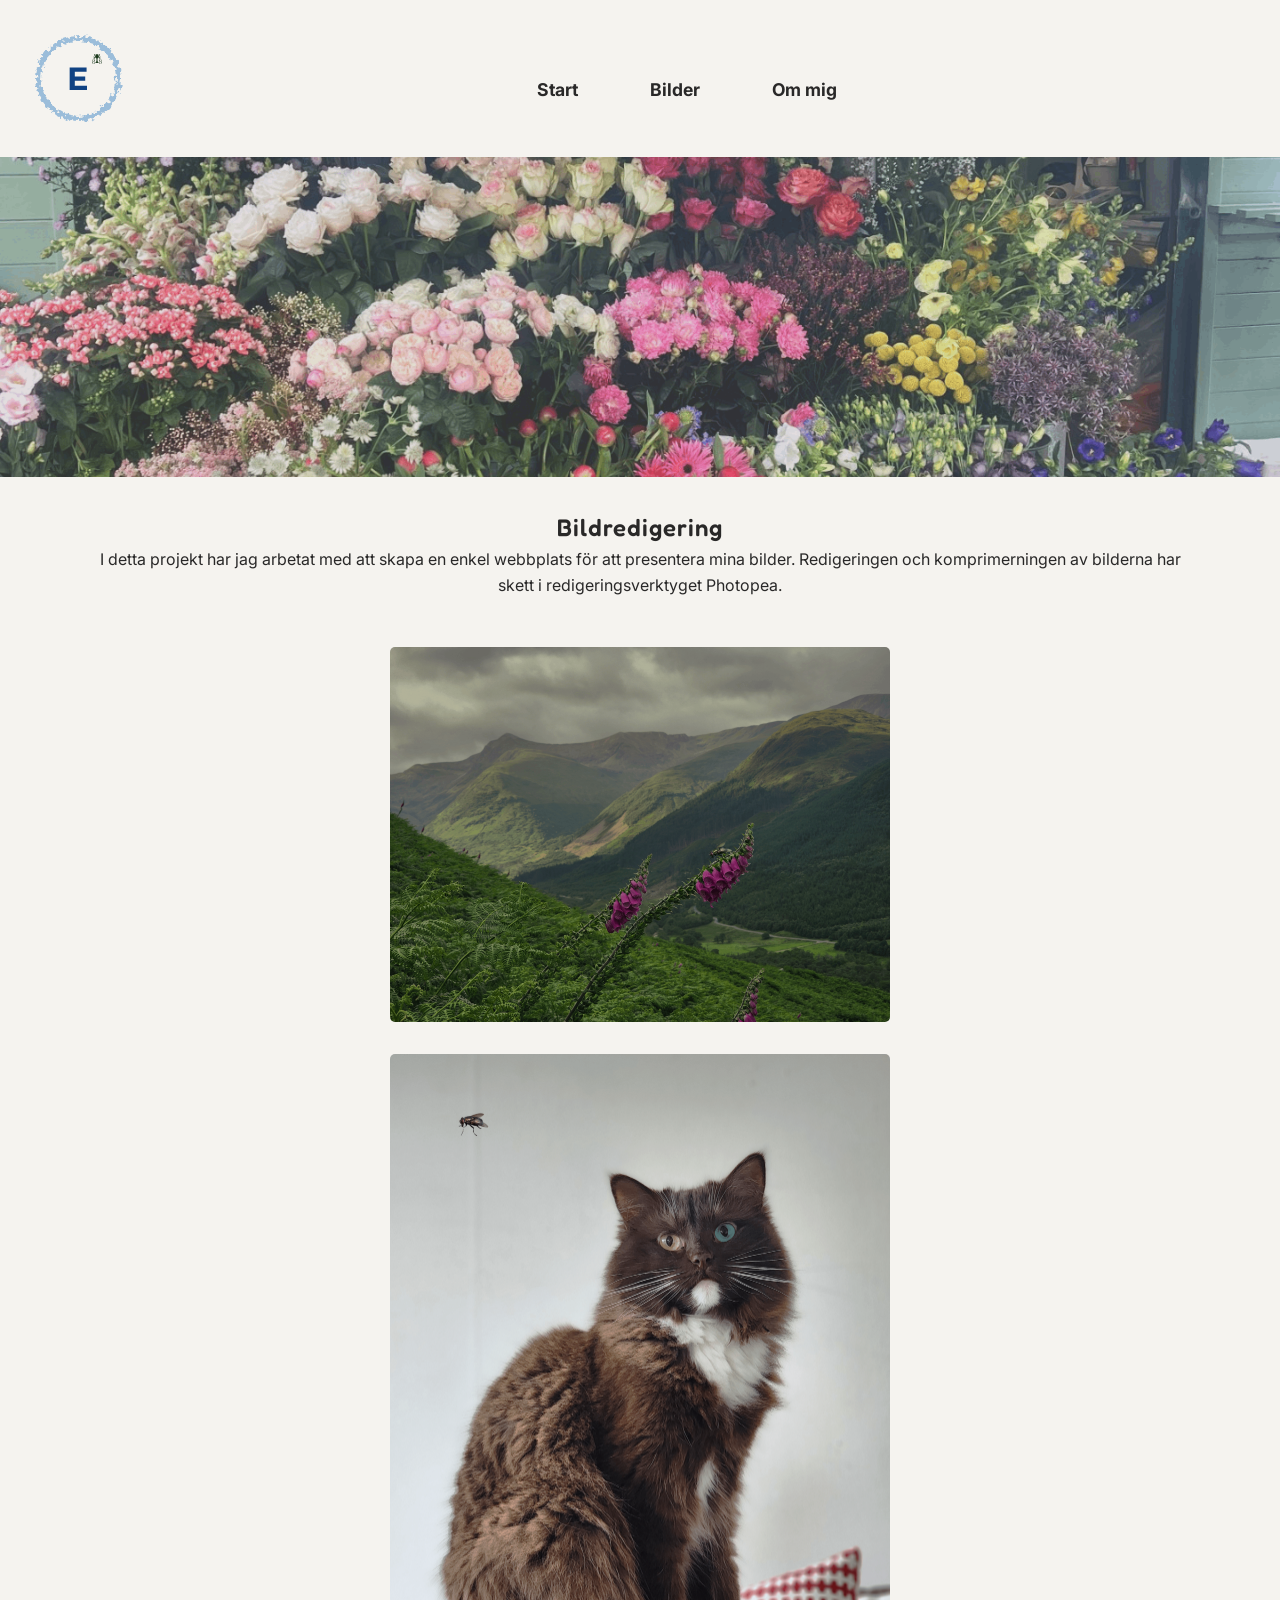
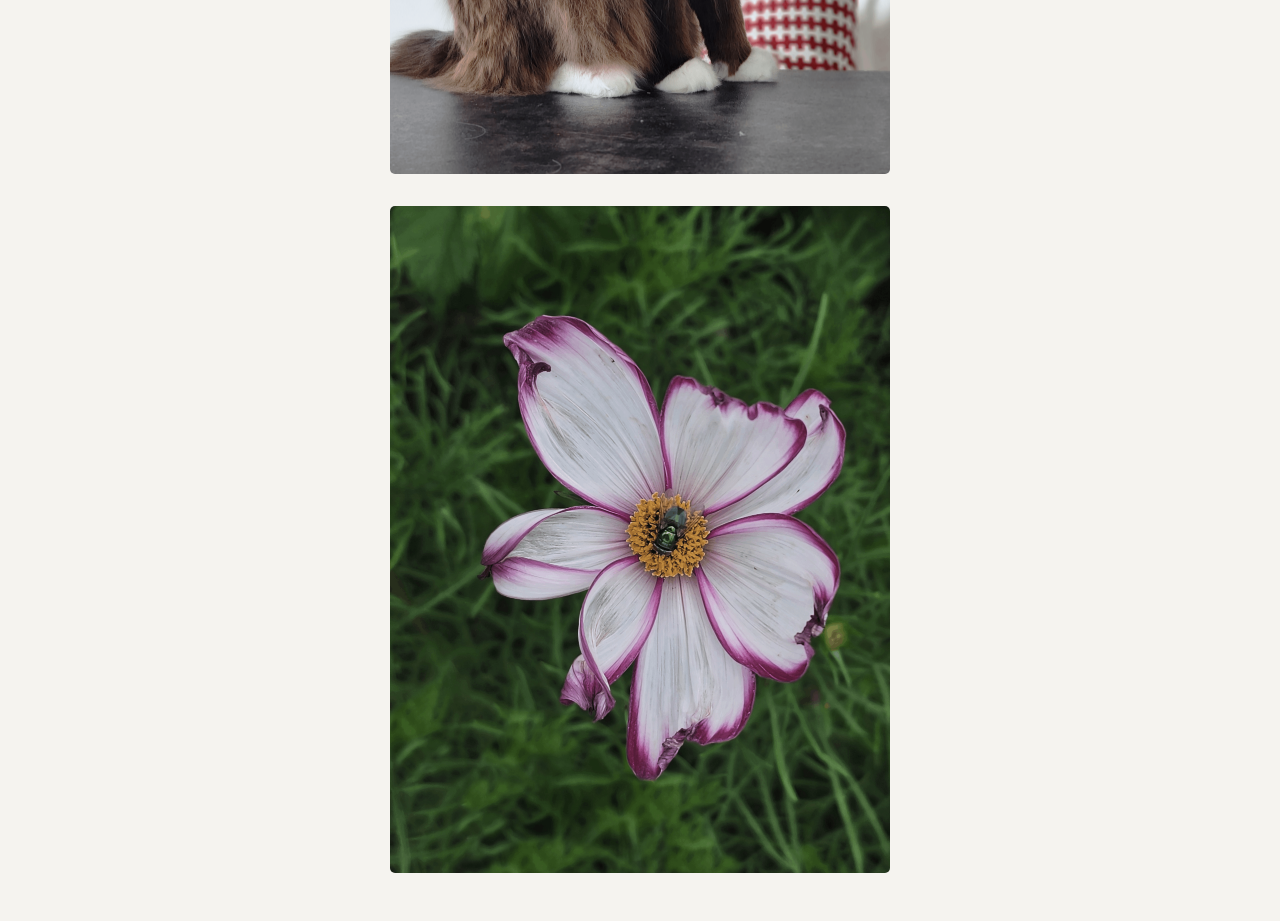
<file: index.html>
<!doctype html>
<html lang="sv">

<head>
    <meta charset="UTF-8">
    <meta name="viewport" content="width=device-width, initial-scale=1.0">
    <title>Bildredigering</title>
    <link rel="stylesheet" href="css/style.css">
    <script src="js/main.js" defer></script>
    <link rel="preconnect" href="https://fonts.googleapis.com">
    <link rel="preconnect" href="https://fonts.gstatic.com" crossorigin>
    <link href="https://fonts.googleapis.com/css2?family=Fredoka:wght@300..700&display=swap" rel="stylesheet">
    <link rel="preconnect" href="https://fonts.googleapis.com">
    <link rel="preconnect" href="https://fonts.gstatic.com" crossorigin>
    <link
        href="https://fonts.googleapis.com/css2?family=Fredoka:wght@300..700&family=Inter:ital,opsz,wght@0,14..32,100..900;1,14..32,100..900&display=swap"
        rel="stylesheet">
    <link rel="icon" type="image/png" sizes="32x32" href="images/favicon.png">
    <link rel="icon" type="image/png" sizes="16x16" href="images/favicon.ico">
    <link rel="manifest" href="/site.webmanifest">
</head>

<body>
    <header class="header">
        <!--lägg till LOGGA-->
        <div class="logo">
            <a href="index.html">
                <img src="images/logo.svg" alt="Logotyp">
            </a>
        </div>

        <!--Navigation-->
        <button class="menu-toggle">☰</button> <!--Hamburgermeny, liten skärm-->
        <nav class="menu">
            <ul>
                <li><a href="index.html">Start</a></li>
                <li><a href="pictures.html">Bilder</a></li>
                <li><a href="about.html">Om mig</a></li>
            </ul>
        </nav>
    </header>
    <main>

        <!--Hero-->
        <section class="hero">
            <img src="images/header.png" alt="headerbild">
        </section>

        <!--Bilder-->
        <section class="pictures">
            <div class="picture-intro">
                <h1>Bildredigering</h1>
                <p>I detta projekt har jag arbetat med att skapa en enkel webbplats för att presentera mina bilder.
                    Redigeringen och komprimerningen av bilderna har skett i redigeringsverktyget Photopea.</p>
            </div>
            <div class="card">
                    <img src="images/bildserie001.png" alt="Rosa blommor med berglandsskap i bakgrungen">
                    <img src="images/bildserie005.png" alt="En mörk katt sitter på ett bord">
                    <img src="images/bildserie006.png" alt="En vit och rosa blomma med en insekt">
               </div>
        </section>
    </main>
</body>

</html>
</file>
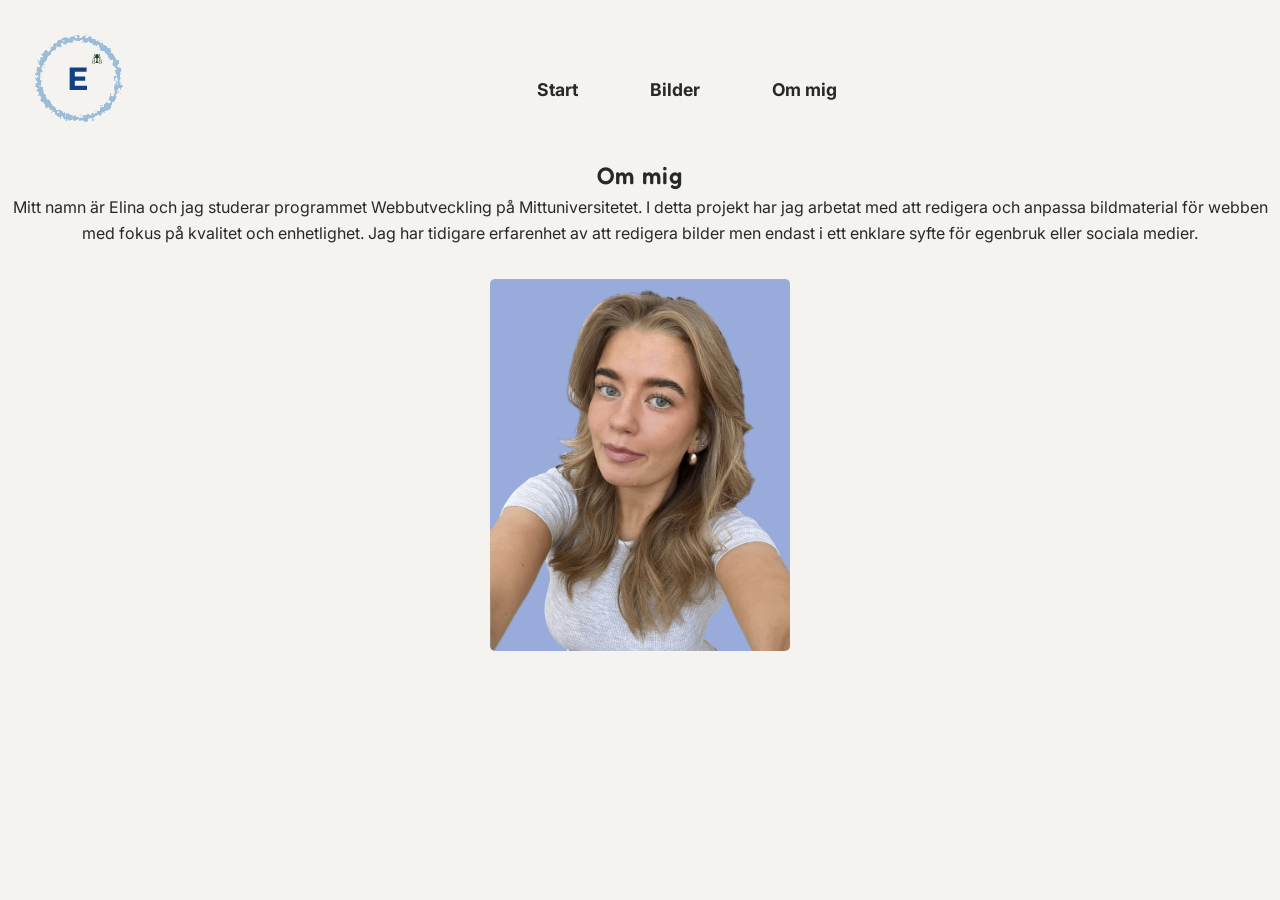
<file: about.html>
<!DOCTYPE html>
<html lang="sv">

<head>
    <meta charset="UTF-8">
    <meta name="viewport" content="width=device-width, initial-scale=1.0">
    <title>Bildredigering</title>
    <link rel="stylesheet" href="css/style.css">
    <script src="js/main.js" defer></script>
    <link rel="preconnect" href="https://fonts.googleapis.com">
    <link rel="preconnect" href="https://fonts.gstatic.com" crossorigin>
    <link href="https://fonts.googleapis.com/css2?family=Fredoka:wght@300..700&display=swap" rel="stylesheet">
    <link rel="preconnect" href="https://fonts.googleapis.com">
    <link rel="preconnect" href="https://fonts.gstatic.com" crossorigin>
    <link
        href="https://fonts.googleapis.com/css2?family=Fredoka:wght@300..700&family=Inter:ital,opsz,wght@0,14..32,100..900;1,14..32,100..900&display=swap"
        rel="stylesheet">
    <link rel="icon" type="image/png" sizes="32x32" href="images/favicon.png">
    <link rel="icon" type="image/png" sizes="16x16" href="images/favicon.ico">
    <link rel="manifest" href="/site.webmanifest">
</head>

<body>
    <header class="header">
        <!--lägg till LOGGA-->
        <div class="logo">
            <a href="index.html">
                <img src="images/logo.svg" alt="Logotyp">
            </a>
        </div>

        <!--Navigering-->
        <button class="menu-toggle">☰</button> <!--Hamburgermeny, liten skärm-->
        <nav class="menu">
            <ul>
                <li><a href="index.html">Start</a></li>
                <li><a href="pictures.html">Bilder</a></li>
                <li><a href="about.html">Om mig</a></li>
            </ul>
        </nav>
    </header>
    <main>
        <section class="container-3">
            <h1>Om mig</h1>
            <p>Mitt namn är Elina och jag studerar programmet Webbutveckling på Mittuniversitetet. I detta projekt har
                jag
                arbetat med att redigera och anpassa bildmaterial för webben med fokus på kvalitet och enhetlighet. Jag
                har
                tidigare erfarenhet av att redigera bilder men endast i ett enklare syfte för egenbruk eller sociala
                medier.
            </p>
            <img src="images/portrait.png" alt="Bild på Elina">
        </section>
    </main>
</body>

</html>
</file>
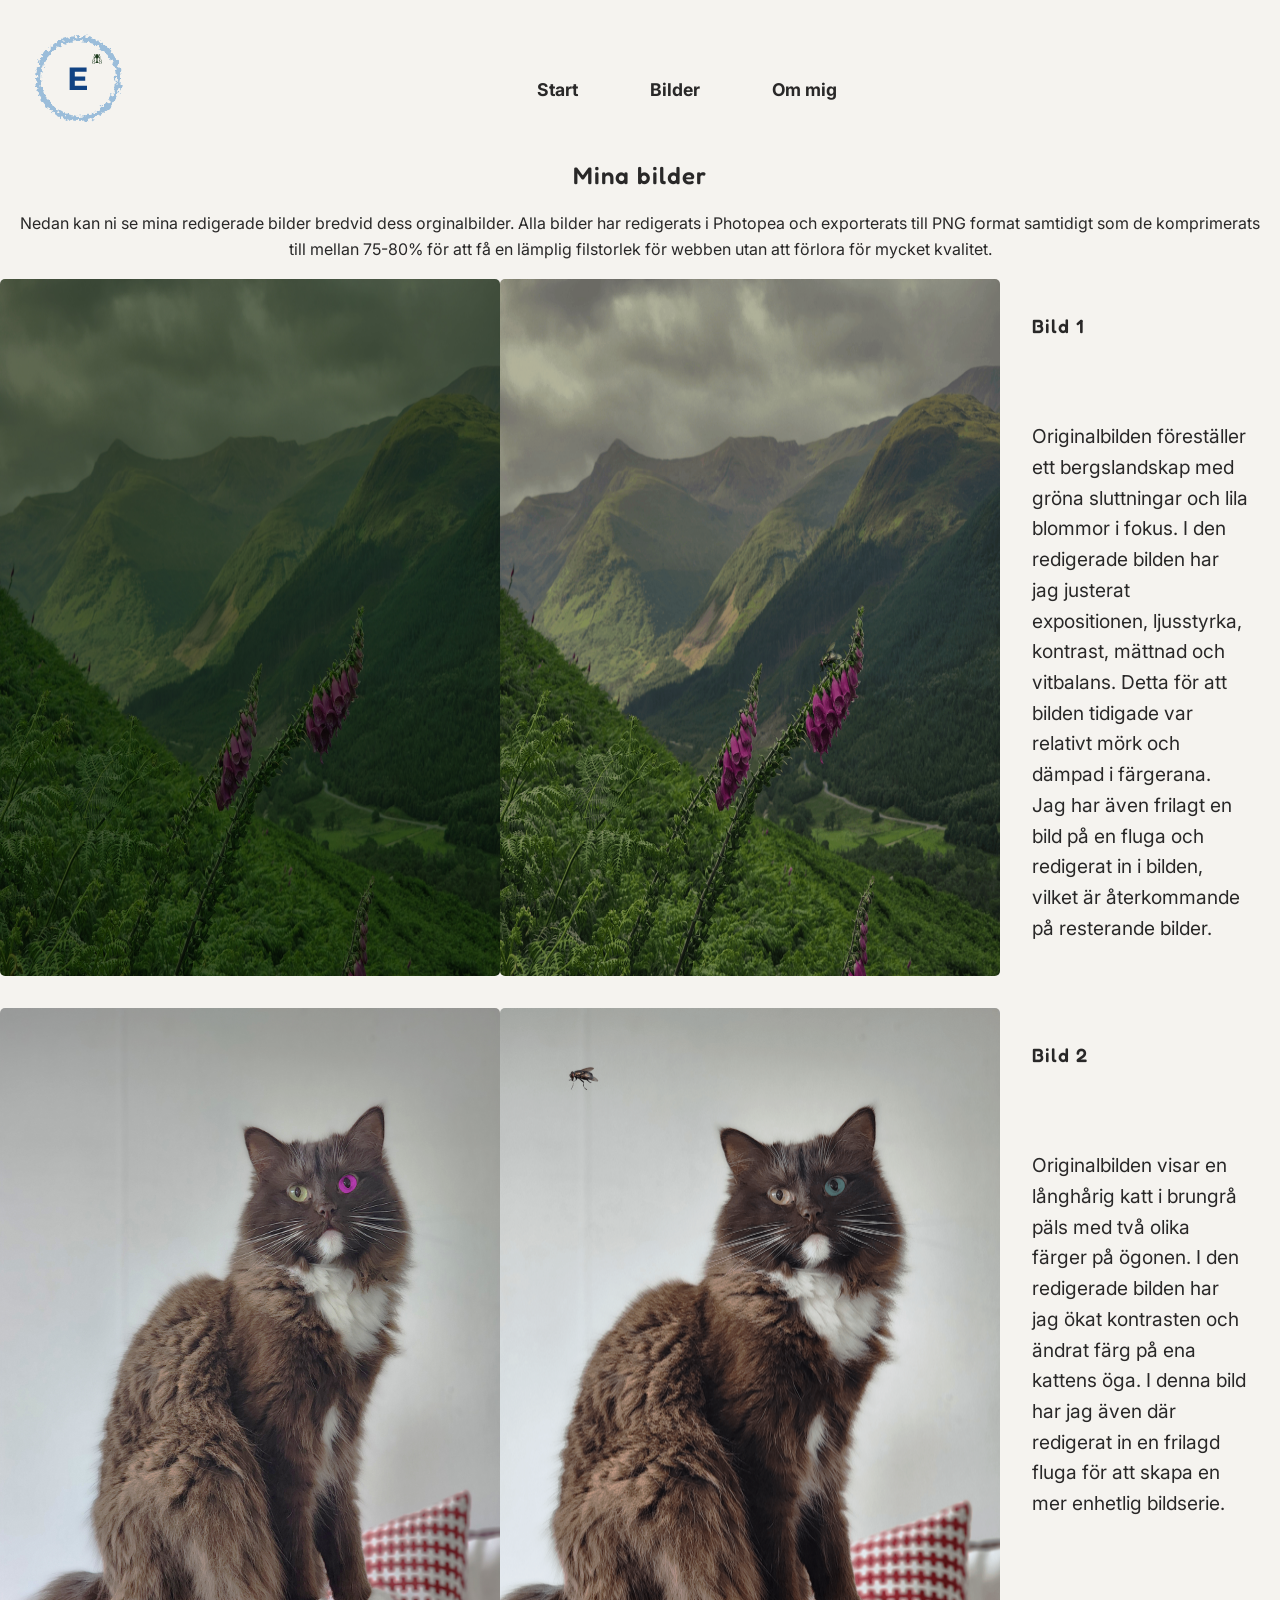
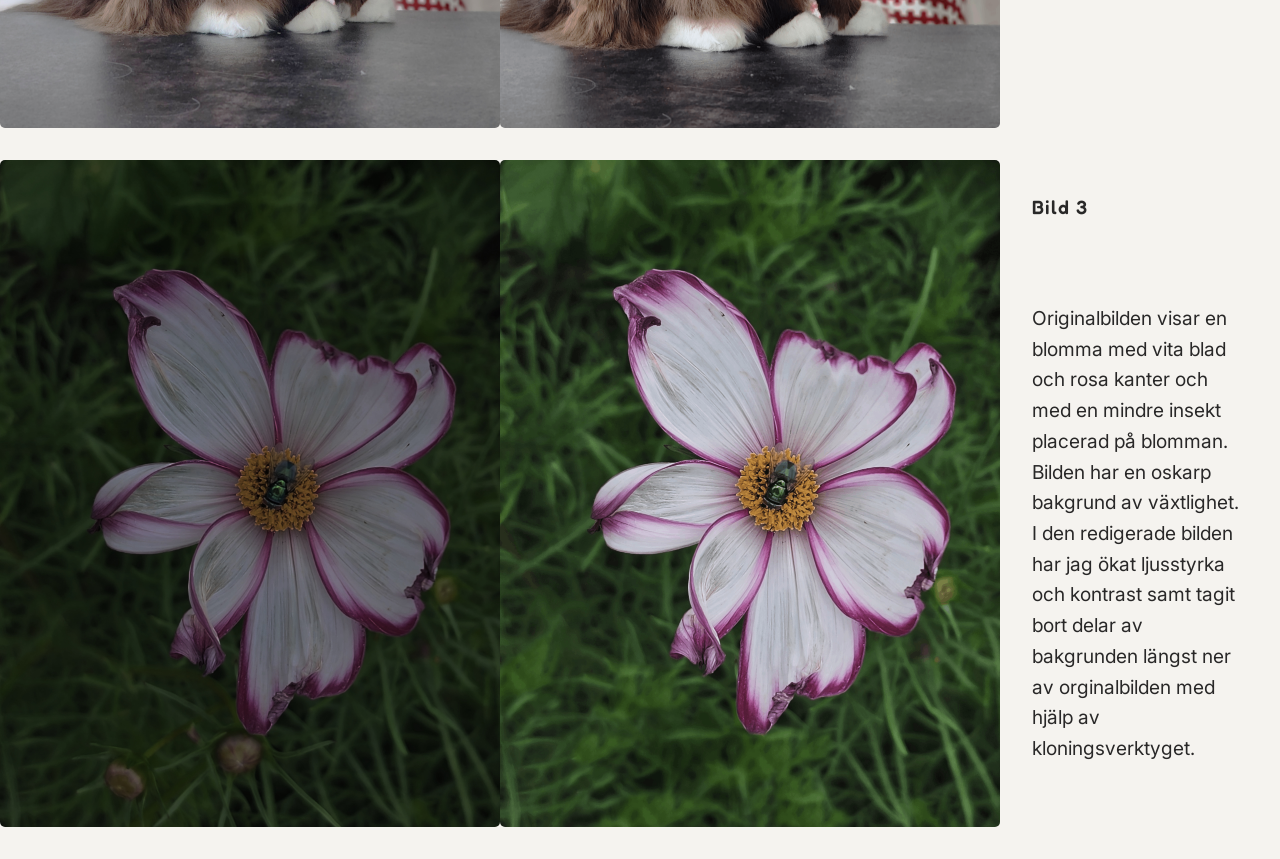
<file: pictures.html>
<!doctype html>
<html lang="sv">

<head>
    <meta charset="UTF-8">
    <meta name="viewport" content="width=device-width, initial-scale=1.0">
    <title>Bildredigering</title>
    <link rel="stylesheet" href="css/style.css">
    <script src="js/main.js" defer></script>
    <link rel="preconnect" href="https://fonts.googleapis.com">
    <link rel="preconnect" href="https://fonts.gstatic.com" crossorigin>
    <link href="https://fonts.googleapis.com/css2?family=Fredoka:wght@300..700&display=swap" rel="stylesheet">
    <link rel="preconnect" href="https://fonts.googleapis.com">
    <link rel="preconnect" href="https://fonts.gstatic.com" crossorigin>
    <link
        href="https://fonts.googleapis.com/css2?family=Fredoka:wght@300..700&family=Inter:ital,opsz,wght@0,14..32,100..900;1,14..32,100..900&display=swap"
        rel="stylesheet">
    <link rel="icon" type="image/png" sizes="32x32" href="images/favicon.png">
    <link rel="icon" type="image/png" sizes="16x16" href="images/favicon.ico">
    <link rel="manifest" href="/site.webmanifest">
</head>

<body>
    <header class="header">
        <!--lägg till LOGGA-->
        <div class="logo">
            <a href="index.html">
                <img src="images/logo.svg" alt="Logotyp">
            </a>
        </div>

        <!--Navigation-->
        <button class="menu-toggle">☰</button>
        <!--Hamburgermeny, liten skärm-->
        <nav class="menu">
            <ul>
                <li><a href="index.html">Start</a></li>
                <li><a href="pictures.html">Bilder</a></li>
                <li><a href="about.html">Om mig</a></li>
            </ul>
        </nav>
    </header>
    <main>
        <section class="contanier-2">
            <div class="intro">
                <h1>Mina bilder</h1>
                <p>Nedan kan ni se mina redigerade bilder bredvid dess orginalbilder. Alla bilder har redigerats i
                    Photopea
                    och exporterats till PNG format samtidigt som de komprimerats till mellan 75-80% för att få en
                    lämplig
                    filstorlek för webben utan att förlora för mycket kvalitet.</p>
            </div>
            <div class="card-2">
                <img src="images/bildserie001.org.jpg" alt="Orginalbild på blomma med bergslandskap">
                <img src="images/bildserie001.png" alt="Redigerad bild på blomma med bergslandskap">
                <div class="card-text">
                    <h2>Bild 1</h2>
                    <p>Originalbilden föreställer ett bergslandskap med gröna sluttningar och lila blommor i fokus. I
                        den
                        redigerade bilden har jag justerat expositionen, ljusstyrka, kontrast, mättnad och vitbalans.
                        Detta
                        för att bilden tidigade var relativt mörk och dämpad i färgerana. Jag har även frilagt en bild
                        på en
                        fluga och redigerat in i bilden, vilket är återkommande på resterande bilder. </p>
                </div>
            </div>
            <div class="card-2">
                <img src="images/bildserie005.org.jpg" alt="Orginalbild mörk katt på bord">
                <img src="images/bildserie005.png" alt="Redigerad bild mörk katt på bord">
                <div class="card-text">
                    <h2>Bild 2</h2>
                    <p>Originalbilden visar en långhårig katt i brungrå päls med två olika färger på ögonen. I den
                        redigerade bilden har jag ökat kontrasten och ändrat färg på ena kattens öga. I denna bild har
                        jag
                        även där redigerat in en frilagd fluga för att skapa en mer enhetlig bildserie.</p>
                </div>
            </div>
            <div class="card-2">
                <img src="images/bildserie006.org.jpg" alt="Orginalbild vit och rosa blomma med insekt">
                <img src="images/bildserie006.png" alt="Redigerad bild vit och rosa blomma med insekt">
                <div class="card-text">
                    <h2>Bild 3</h2>
                    <p>Originalbilden visar en blomma med vita blad och rosa kanter och med en mindre insekt placerad på
                        blomman. Bilden har en oskarp bakgrund av växtlighet. I den redigerade bilden har jag ökat
                        ljusstyrka och kontrast samt tagit bort delar av bakgrunden längst ner av orginalbilden med
                        hjälp av
                        kloningsverktyget.</p>
                </div>
            </div>
        </section>
    </main>
</body>

</html>
</file>
<file: css/style.css>
/*Grundstruktur*/
* {
  box-sizing: border-box;
  margin: 0;
  padding: 0;
}

body {
  background-color: #f5f3ef;
  color: rgb(41, 40, 40);
}

/*Typsnitt och texter*/
body,
p,
a {
  font-family: "Inter", sans-serif;
  line-height: 1.6;
  text-align: center;
}

/*Rubriker*/
h1,
h2 {
  font-family: "Fredoka", sans-serif;
  font-weight: 550;
  letter-spacing: 1px;
}

/*Bilder*/
img {
  max-width: 100%;
  height: auto;
  display: block;
}

/*Header*/
.header {
  padding: 2rem;
  display: flex;
  justify-content: space-between;
  align-items: center;
  flex-wrap: wrap;
}

/*Navigeringen visas inte dierk på skärmen*/
.menu {
  display: none;
  width: 100%;
}

.menu ul {
  display: flex;
  flex-direction: column;
  align-items: flex-start;
  margin-left: auto;
  width: fit-content;
  padding-left: 0;
}
.menu ul {
  list-style: none;
  margin: 0;
  padding: 0;
}

.menu a {
  text-align: left;
  display: block;
  text-decoration: none;
  padding-bottom: 0.5rem;
  font-size: 1.1rem;
  color: rgb(41, 40, 40);
}

.menu a:hover {
  text-decoration: underline;
}

/*Visar meny när klassen open läggs till av js*/
.menu.open {
  display: flex;
  justify-content: flex-end;
}

/*Ham meny knapp*/
.menu-toggle {
  cursor: pointer;
  border: none;
  border-radius: 5px;
  padding: 1rem;
  font-size: 2rem;
  font-weight: 700;
  background-color: #f5f3ef;
  color: rgb(41, 40, 40);
}
.menu-toggle:hover {
  background-color: rgb(41, 40, 40);
  color: #f5f3ef;
}

/*Startsida*/
/*Hero*/
.hero {
  width: 100%;
  overflow: hidden;
}

.hero img {
  opacity: 0.8;
  width: 100%;
  height: 320px;
  object-fit: cover;
}

.picture-intro {
  margin: 2rem 5rem;
}

.card {
  display: flex;
  flex-direction: column;
  align-items: center;
  margin-bottom: 2rem;
}

.card img {
  width: 500px;
  height: auto;
  margin: 1rem;
  border-radius: 5px;
}

/*Bildgalleri*/
.card-2 {
  display: flex;
  flex-direction: column;
  align-items: center;
  margin-bottom: 2rem;
}

.card-2 img {
  width: 500px;
  height: auto;
  border-radius: 5px;
}

.intro p {
  margin: 1rem;
}
.card-2 p {
  margin: 1rem;
}

/*Om mig*/
.container-3 {
  display: flex;
  flex-direction: column;
  align-items: center;
  margin-bottom: 2rem;
}

.container-3 img {
  margin-top: 2rem;
  width: 300px;
  height: auto;
  border-radius: 5px;
}

/*Större skärm*/
@media (min-width: 768px) {
  .menu-toggle {
    /*Dölj ham meny*/
    display: none;
  }
  /*Header*/
  .header {
    display: grid;
    grid-template-columns: auto 1fr auto;
    align-items: center;
  }
  .logo {
    grid-column: 1;
  }
  /*Navigering*/
  .menu {
    grid-column: 2;
    display: flex;
    justify-content: center;
    align-items: center;
    margin-top: 2rem;
    padding: 0;
  }
  .menu ul {
    flex-direction: row;
    gap: 4.5rem;
    margin: 0;
    padding: 0;
  }
  .menu a {
    font-weight: 700;
  }

  .card-2 {
    display: flex;
    flex-direction: row;
    justify-content: space-evenly;
    align-items: stretch;
  }

  .card-text {
    display: flex;
    flex-direction: column;
    gap: 1rem;
  }

  .card-text h2,
  .card-text p {
    margin: 2rem;
    font-size: 1.2rem;
    text-align: left;
  }
}
</file>
